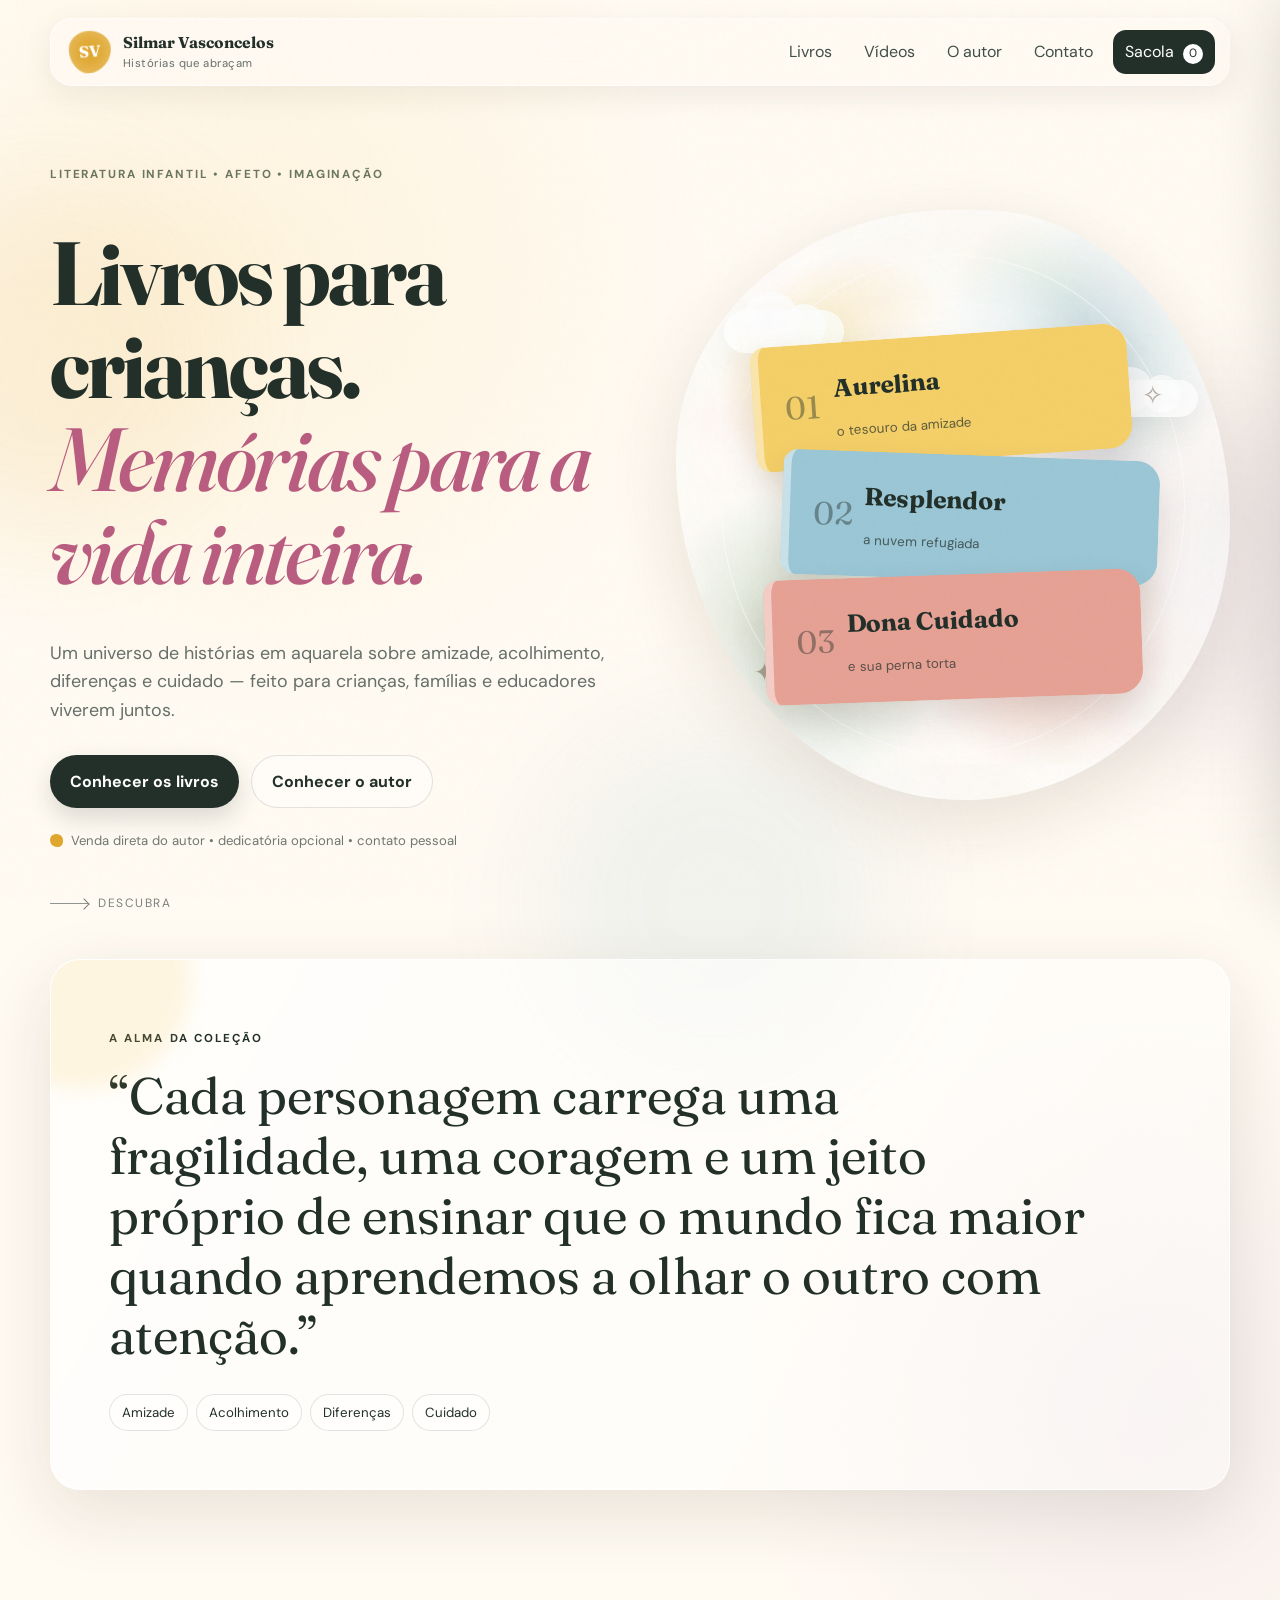
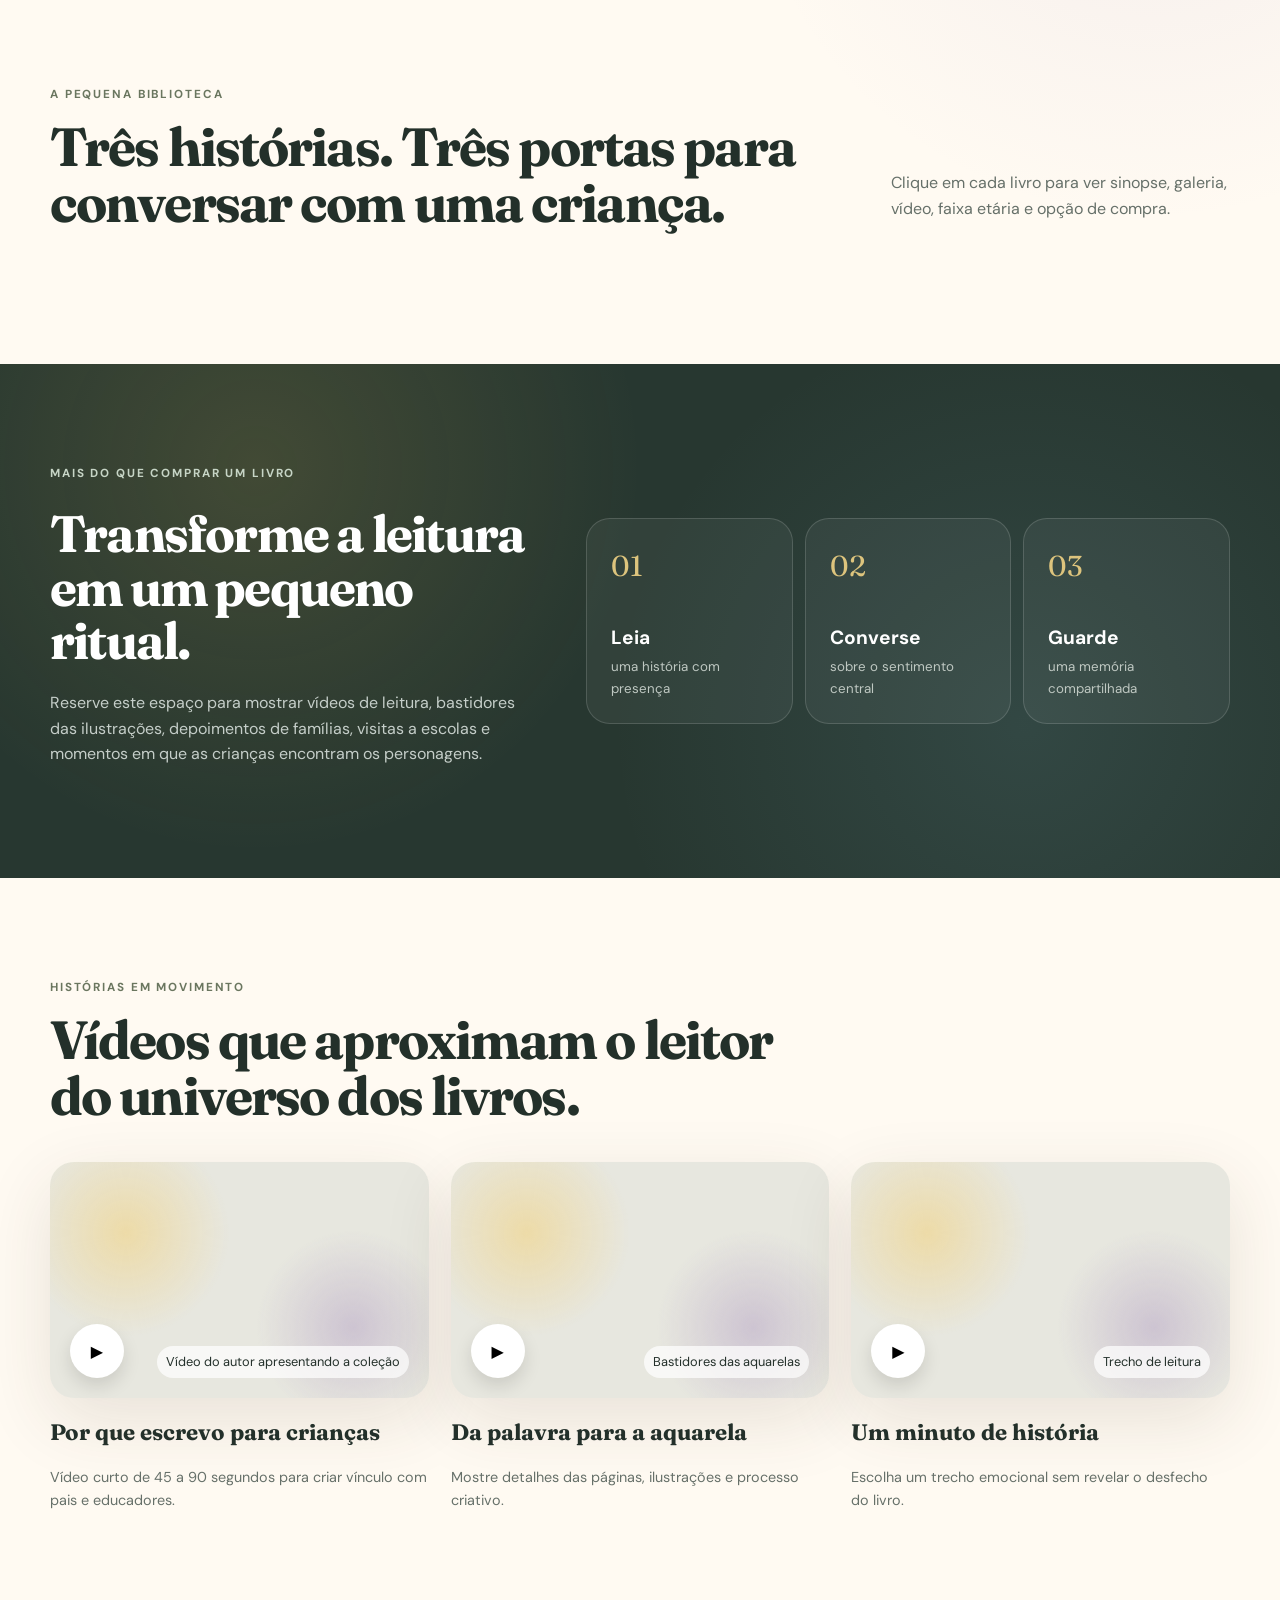
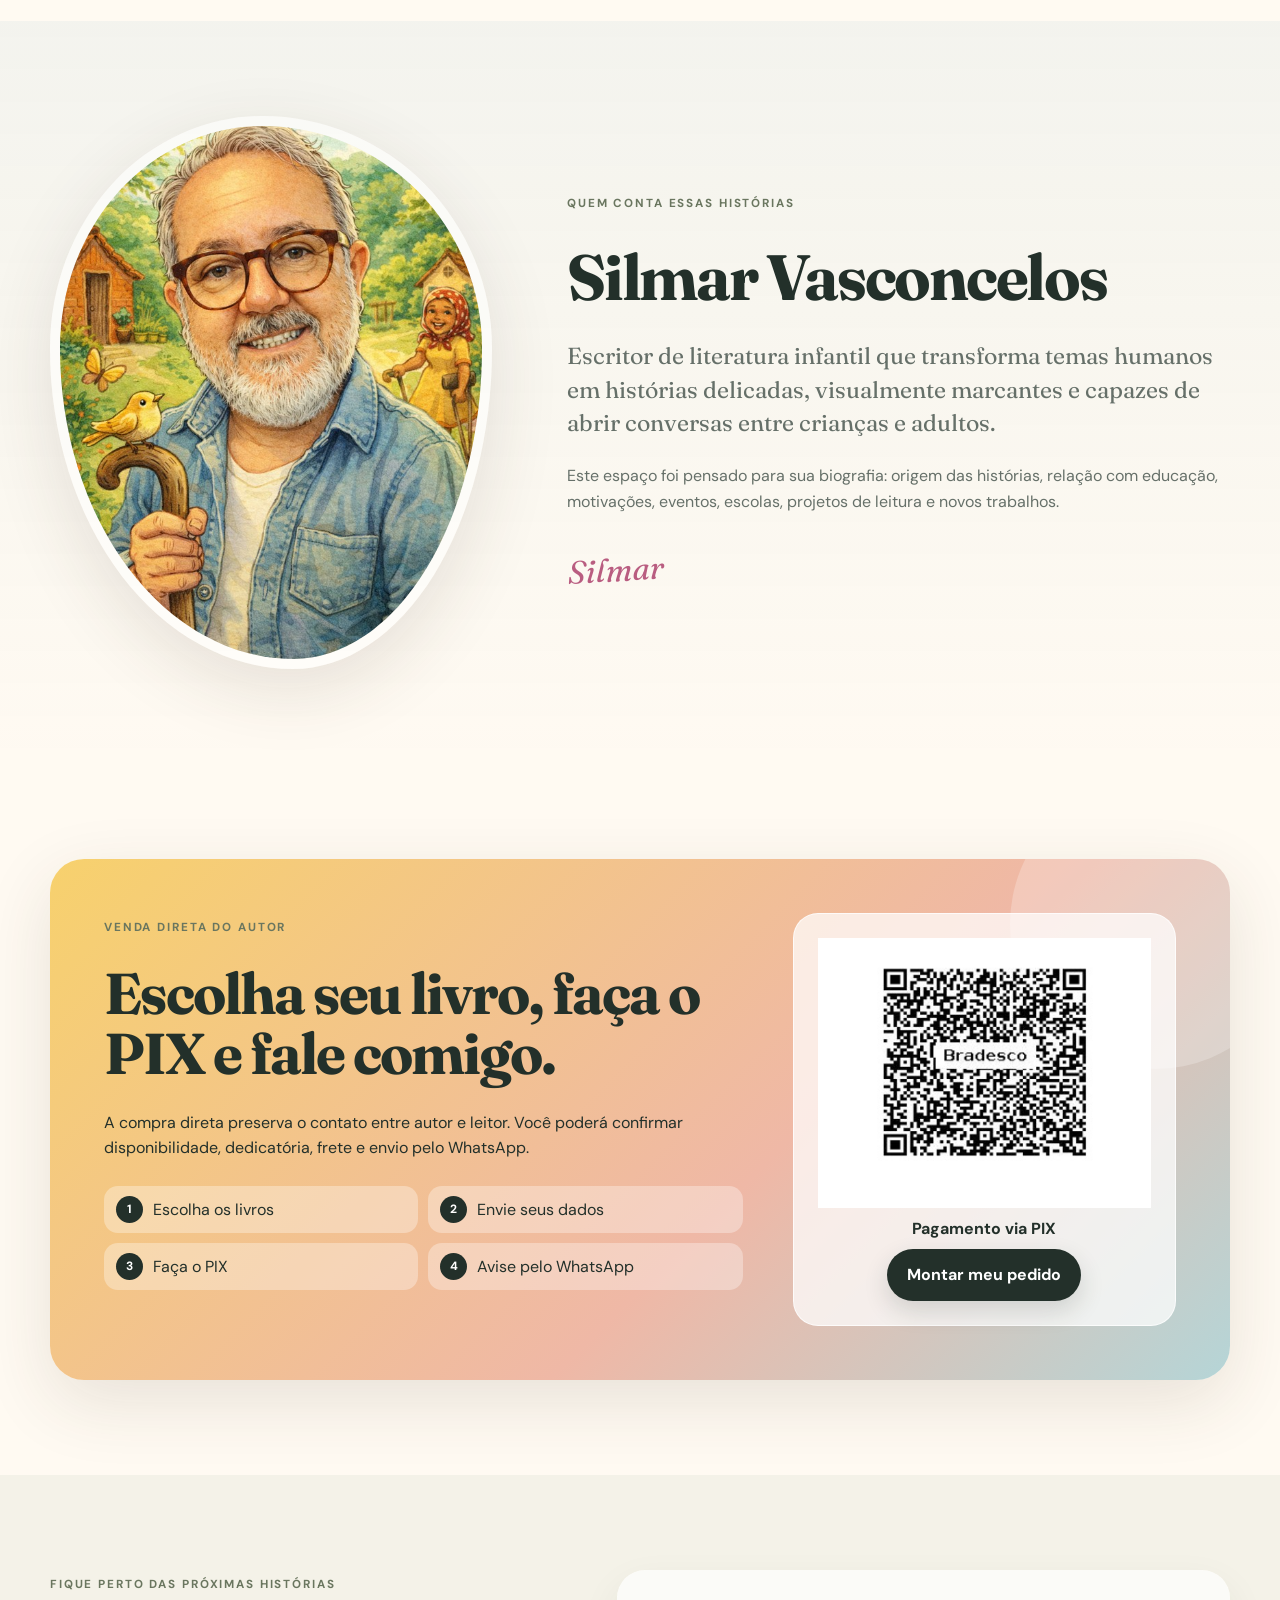
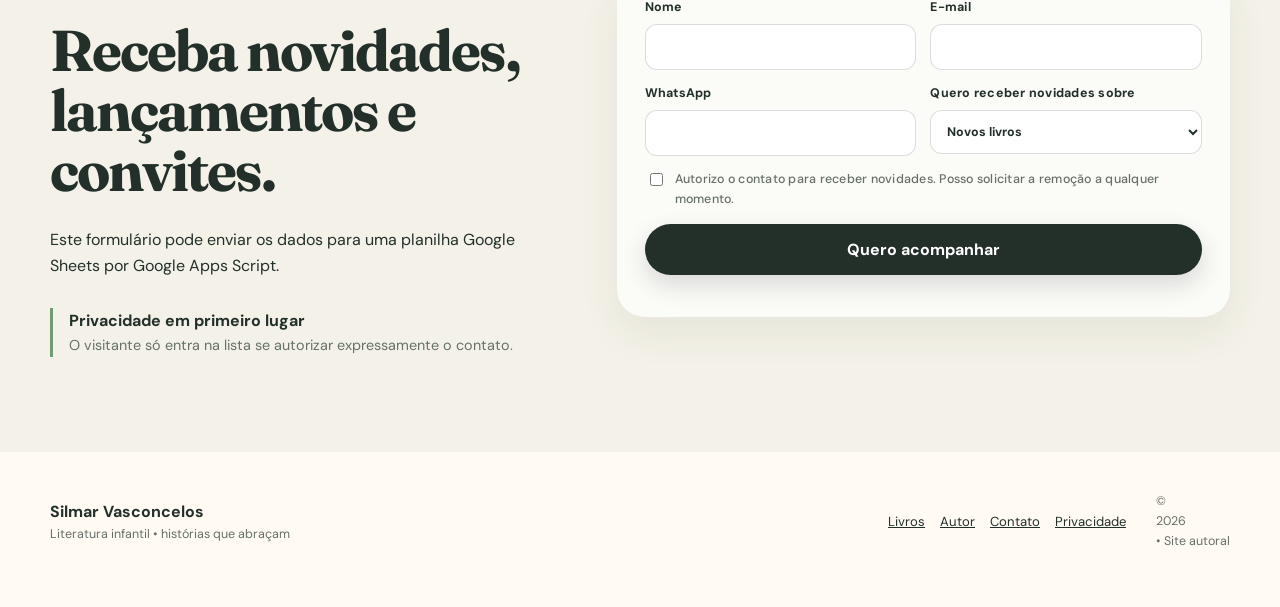
<file: index.html>
<!doctype html>
<html lang="pt-BR">
<head>
  <meta charset="utf-8">
  <meta name="viewport" content="width=device-width, initial-scale=1, viewport-fit=cover">
  <meta name="theme-color" content="#fff8ee">
  <meta name="description" content="Portfólio de livros infantis de Silmar Vasconcelos: histórias de amizade, acolhimento, cuidado e imaginação.">
  <title>Silmar Vasconcelos | Histórias que abraçam</title>

  <link rel="preconnect" href="https://fonts.googleapis.com">
  <link rel="preconnect" href="https://fonts.gstatic.com" crossorigin>
  <link href="https://fonts.googleapis.com/css2?family=DM+Sans:wght@400;500;600;700&family=Fraunces:opsz,wght@9..144,500;9..144,600;9..144,700&display=swap" rel="stylesheet">
  <link rel="stylesheet" href="css/style.css">
</head>
<body>
  <a class="skip-link" href="#conteudo">Pular para o conteúdo</a>

  <div class="paper-grain" aria-hidden="true"></div>
  <div class="watercolor-orb orb-a" aria-hidden="true"></div>
  <div class="watercolor-orb orb-b" aria-hidden="true"></div>
  <div class="watercolor-orb orb-c" aria-hidden="true"></div>

  <header class="site-header" id="topo">
    <a class="brand" href="#topo" aria-label="Página inicial">
      <span class="brand-mark">SV</span>
      <span>
        <strong>Silmar Vasconcelos</strong>
        <small>Histórias que abraçam</small>
      </span>
    </a>

    <button class="menu-toggle" aria-expanded="false" aria-controls="menu">Menu</button>

    <nav class="main-nav" id="menu" aria-label="Navegação principal">
      <a href="#livros">Livros</a>
      <a href="#videos">Vídeos</a>
      <a href="#autor">O autor</a>
      <a href="#contato">Contato</a>
      <button class="cart-button" id="openCart" aria-label="Abrir carrinho">
        Sacola <span id="cartCount">0</span>
      </button>
    </nav>
  </header>

  <main id="conteudo">
    <section class="hero">
      <div class="hero-copy reveal">
        <span class="eyebrow">Literatura infantil • afeto • imaginação</span>
        <h1>Livros para crianças.<br><em>Memórias para a vida inteira.</em></h1>
        <p>
          Um universo de histórias em aquarela sobre amizade, acolhimento, diferenças e cuidado —
          feito para crianças, famílias e educadores viverem juntos.
        </p>

        <div class="hero-actions">
          <a class="btn btn-primary" href="#livros">Conhecer os livros</a>
          <a class="btn btn-ghost" href="#autor">Conhecer o autor</a>
        </div>

        <div class="hero-note">
          <span class="paint-dot"></span>
          Venda direta do autor • dedicatória opcional • contato pessoal
        </div>
      </div>

      <div class="hero-art reveal" aria-label="Composição artística em aquarela inspirada nos personagens">
        <div class="sun-wash"></div>
        <div class="cloud cloud-1"></div>
        <div class="cloud cloud-2"></div>
        <div class="floating-feather feather-1">✦</div>
        <div class="floating-feather feather-2">✧</div>
        <div class="book-stack">
          <article class="mini-book aurelina">
            <span>01</span>
            <strong>Aurelina</strong>
            <small>o tesouro da amizade</small>
          </article>
          <article class="mini-book resplendor">
            <span>02</span>
            <strong>Resplendor</strong>
            <small>a nuvem refugiada</small>
          </article>
          <article class="mini-book cuidado">
            <span>03</span>
            <strong>Dona Cuidado</strong>
            <small>e sua perna torta</small>
          </article>
        </div>
      </div>

      <a class="scroll-cue" href="#livros" aria-label="Role para ver os livros">
        <span></span> descubra
      </a>
    </section>

    <section class="manifesto section-shell">
      <div class="manifesto-card reveal">
        <p class="kicker">A alma da coleção</p>
        <blockquote>
          “Cada personagem carrega uma fragilidade, uma coragem e um jeito próprio de ensinar
          que o mundo fica maior quando aprendemos a olhar o outro com atenção.”
        </blockquote>
        <div class="story-pillars">
          <span>Amizade</span><span>Acolhimento</span><span>Diferenças</span><span>Cuidado</span>
        </div>
      </div>
    </section>

    <section class="books-section section-shell" id="livros">
      <div class="section-heading reveal">
        <div>
          <span class="eyebrow">A pequena biblioteca</span>
          <h2>Três histórias. Três portas para conversar com uma criança.</h2>
        </div>
        <p>
          Clique em cada livro para ver sinopse, galeria, vídeo, faixa etária e opção de compra.
        </p>
      </div>

      <div class="books-grid" id="booksGrid"></div>
    </section>

    <section class="experience-band">
      <div class="section-shell experience-grid">
        <div class="reveal">
          <span class="eyebrow">Mais do que comprar um livro</span>
          <h2>Transforme a leitura em um pequeno ritual.</h2>
          <p>
            Reserve este espaço para mostrar vídeos de leitura, bastidores das ilustrações, depoimentos
            de famílias, visitas a escolas e momentos em que as crianças encontram os personagens.
          </p>
        </div>
        <div class="experience-cards reveal">
          <div><span>01</span><strong>Leia</strong><small>uma história com presença</small></div>
          <div><span>02</span><strong>Converse</strong><small>sobre o sentimento central</small></div>
          <div><span>03</span><strong>Guarde</strong><small>uma memória compartilhada</small></div>
        </div>
      </div>
    </section>

    <section class="videos-section section-shell" id="videos">
      <div class="section-heading reveal">
        <div>
          <span class="eyebrow">Histórias em movimento</span>
          <h2>Vídeos que aproximam o leitor do universo dos livros.</h2>
        </div>
      </div>

      <div class="video-grid">
        <article class="video-card reveal">
          <div class="video-placeholder" data-video="apresentacao">
            <button aria-label="Reproduzir vídeo de apresentação">▶</button>
            <span>Vídeo do autor apresentando a coleção</span>
          </div>
          <h3>Por que escrevo para crianças</h3>
          <p>Vídeo curto de 45 a 90 segundos para criar vínculo com pais e educadores.</p>
        </article>

        <article class="video-card reveal">
          <div class="video-placeholder" data-video="bastidores">
            <button aria-label="Reproduzir vídeo de bastidores">▶</button>
            <span>Bastidores das aquarelas</span>
          </div>
          <h3>Da palavra para a aquarela</h3>
          <p>Mostre detalhes das páginas, ilustrações e processo criativo.</p>
        </article>

        <article class="video-card reveal">
          <div class="video-placeholder" data-video="leitura">
            <button aria-label="Reproduzir trecho de leitura">▶</button>
            <span>Trecho de leitura</span>
          </div>
          <h3>Um minuto de história</h3>
          <p>Escolha um trecho emocional sem revelar o desfecho do livro.</p>
        </article>
      </div>
    </section>

    <section class="author-section" id="autor">
      <div class="section-shell author-grid">
        <div class="author-photo reveal">
          <img src="assets/images/autor.jpg"  alt="Silmar Vasconcelos, escritor de literatura infantil" class="author-image">
        </div>

        <div class="author-copy reveal">
          <span class="eyebrow">Quem conta essas histórias</span>
          <h2>Silmar Vasconcelos</h2>
          <p class="lead">
            Escritor de literatura infantil que transforma temas humanos em histórias delicadas,
            visualmente marcantes e capazes de abrir conversas entre crianças e adultos.
          </p>
          <p>
            Este espaço foi pensado para sua biografia: origem das histórias, relação com educação,
            motivações, eventos, escolas, projetos de leitura e novos trabalhos.
          </p>
          <div class="signature">Silmar</div>
        </div>
      </div>
    </section>

    <section class="buy-section section-shell" id="comprar">
      <div class="buy-panel reveal">
        <div>
          <span class="eyebrow">Venda direta do autor</span>
          <h2>Escolha seu livro, faça o PIX e fale comigo.</h2>
          <p>
            A compra direta preserva o contato entre autor e leitor. Você poderá confirmar disponibilidade,
            dedicatória, frete e envio pelo WhatsApp.
          </p>

          <div class="buy-steps">
            <span><b>1</b> Escolha os livros</span>
            <span><b>2</b> Envie seus dados</span>
            <span><b>3</b> Faça o PIX</span>
            <span><b>4</b> Avise pelo WhatsApp</span>
          </div>
        </div>

        <div class="pix-card">          
            <img src="assets/images/QRCode_Pix.jpg" >          
          <strong>Pagamento via PIX</strong>
          <button class="btn btn-primary" id="openCartFromPix">Montar meu pedido</button>
        </div>
      </div>
    </section>

    <section class="contact-section" id="contato">
      <div class="section-shell contact-grid">
        <div class="reveal">
          <span class="eyebrow">Fique perto das próximas histórias</span>
          <h2>Receba novidades, lançamentos e convites.</h2>
          <p>
            Este formulário pode enviar os dados para uma planilha Google Sheets por Google Apps Script.
          </p>
          <div class="contact-note">
            <strong>Privacidade em primeiro lugar</strong>
            <span>O visitante só entra na lista se autorizar expressamente o contato.</span>
          </div>
        </div>

        <form class="contact-form reveal" id="leadForm">
          <label>Nome     <input type="text" name="nome" autocomplete="name" required> </label>
          <label>E-mail   <input type="email" name="email" autocomplete="email" required></label>
          <label>WhatsApp <input type="tel" name="whatsapp" autocomplete="tel"></label>
          <label>Quero receber novidades sobre
            <select name="interesse">
              <option>Novos livros</option>
              <option>Eventos e lançamentos</option>
              <option>Visitas a escolas</option>
              <option>Todos os assuntos</option>
            </select>
          </label>
          <label class="consent">
            <input type="checkbox" name="consentimento" required>
            <span>Autorizo o contato para receber novidades. Posso solicitar a remoção a qualquer momento.</span>
          </label>
          <button class="btn btn-primary" type="submit">Quero acompanhar</button>
          <p class="form-status" id="formStatus" role="status"></p>
        </form>
      </div>
    </section>
  </main>

  <aside class="cart-drawer" id="cartDrawer" aria-hidden="true" aria-labelledby="cartTitle">
    <div class="cart-head">
      <div>
        <span class="eyebrow">Venda direta</span>
        <h2 id="cartTitle">Sua sacola</h2>
      </div>
      <button class="icon-button" id="closeCart" aria-label="Fechar carrinho">×</button>
    </div>

    <div id="cartItems" class="cart-items"></div>

    <div class="cart-total">
      <span>Total dos livros</span>
      <strong id="cartTotal">R$ 0,00</strong>
      <small>Frete será combinado diretamente com o autor.</small>
    </div>

    <form id="orderForm" class="order-form">
      <h3>Dados para o pedido</h3>
      <label class="full-field">Nome completo <input name="nome"  required autocomplete="name" placeholder="Nome e sobrenome"></label>
      <label>E-mail      <input name="email" type="email" required autocomplete="email"></label>
      <label>WhatsApp    <input name="whatsapp" required autocomplete="tel"></label>
      <label class="full-field"> Rua / Avenida <input name="logradouro" required autocomplete="address-line1" placeholder="Rua, Avenida, Alameda..."></label>
      <label>Número      <input name="numero" required inputmode="numeric"></label>
      <label>Complemento <input name="complemento" autocomplete="address-line2" placeholder="Apto, bloco, casa..."></label>
      <label>Bairro      <input name="bairro" required></label>
      <label> CEP        <input name="cep" required autocomplete="postal-code" placeholder="00000-000"></label>
      <label>Cidade      <input name="cidade" required autocomplete="address-level2"></label>
      <label>UF       
        <select id="UF" name="uf">
          <option value="">Selecione</option>
          <option value="AC">Acre</option>
          <option value="AL">Alagoas</option>
          <option value="AP">Amapá</option>
          <option value="AM">Amazonas</option>
          <option value="BA">Bahia</option>
          <option value="CE">Ceará</option>
          <option value="DF">Distrito Federal</option>
          <option value="ES">Espirito Santo</option>
          <option value="GO">Goiás</option>
          <option value="MA">Maranhão</option>
          <option value="MS">Mato Grosso do Sul</option>
          <option value="MT">Mato Grosso</option>
          <option value="MG">Minas Gerais</option>
          <option value="PA">Pará</option>
          <option value="PB">Paraíba</option>
          <option value="PR">Paraná</option>
          <option value="PE">Pernambuco</option>
          <option value="PI">Piauí</option>
          <option value="RJ">Rio de Janeiro</option>
          <option value="RN">Rio Grande do Norte</option>
          <option value="RS">Rio Grande do Sul</option>
          <option value="RO">Rondônia</option>
          <option value="RR">Roraima</option>
          <option value="SC">Santa Catarina</option>
          <option value="SP">São Paulo</option>
          <option value="SE">Sergipe</option>
          <option value="TO">Tocantins</option>
        </select>
      </label>
      <label class="consent">
        <input type="checkbox" name="consentimento" required>
        <span>Autorizo o uso destes dados exclusivamente para contato sobre este pedido.</span>
      </label>
      <button class="btn btn-primary" type="submit">Gerar instruções de pagamento</button>
    </form>

    <div class="payment-box" id="paymentBox" hidden>
      <h3>Pedido preparado ✨</h3>
      <p id="orderNumber"></p>     
        <div class="pix-card">       
            <img src="assets/images/QRCode_Pix.jpg" >
        </div>
      <p>Faça o pagamento e depois use o botão abaixo para avisar o autor.</p>
      <a class="btn btn-whatsapp" id="whatsappPayment" target="_blank" rel="noopener">Avisar pagamento pelo WhatsApp</a>
    </div>
  </aside>
  <div class="drawer-backdrop" id="drawerBackdrop" hidden></div>

  <div class="modal" id="bookModal" aria-hidden="true">
    <div class="modal-dialog" role="dialog" aria-modal="true" aria-labelledby="modalTitle">
      <button class="icon-button modal-close" id="closeModal" aria-label="Fechar">×</button>
      <div id="modalContent"></div>
    </div>
  </div>

  <footer class="site-footer">
    <div>
      <strong>Silmar Vasconcelos</strong>
      <span>Literatura infantil • histórias que abraçam</span>
    </div>
    <div class="footer-links">
      <a href="#livros">Livros</a>
      <a href="#autor">Autor</a>
      <a href="#contato">Contato</a>
      <a href="#privacidade" id="privacyLink">Privacidade</a>
    </div>
    <small>© <span id="year"></span> • Site autoral</small>
  </footer>

  <script src="js/config.js"></script>
  <script src="js/books.js"></script>
  <script src="js/app.js"></script>
</body>
</html>
</file>
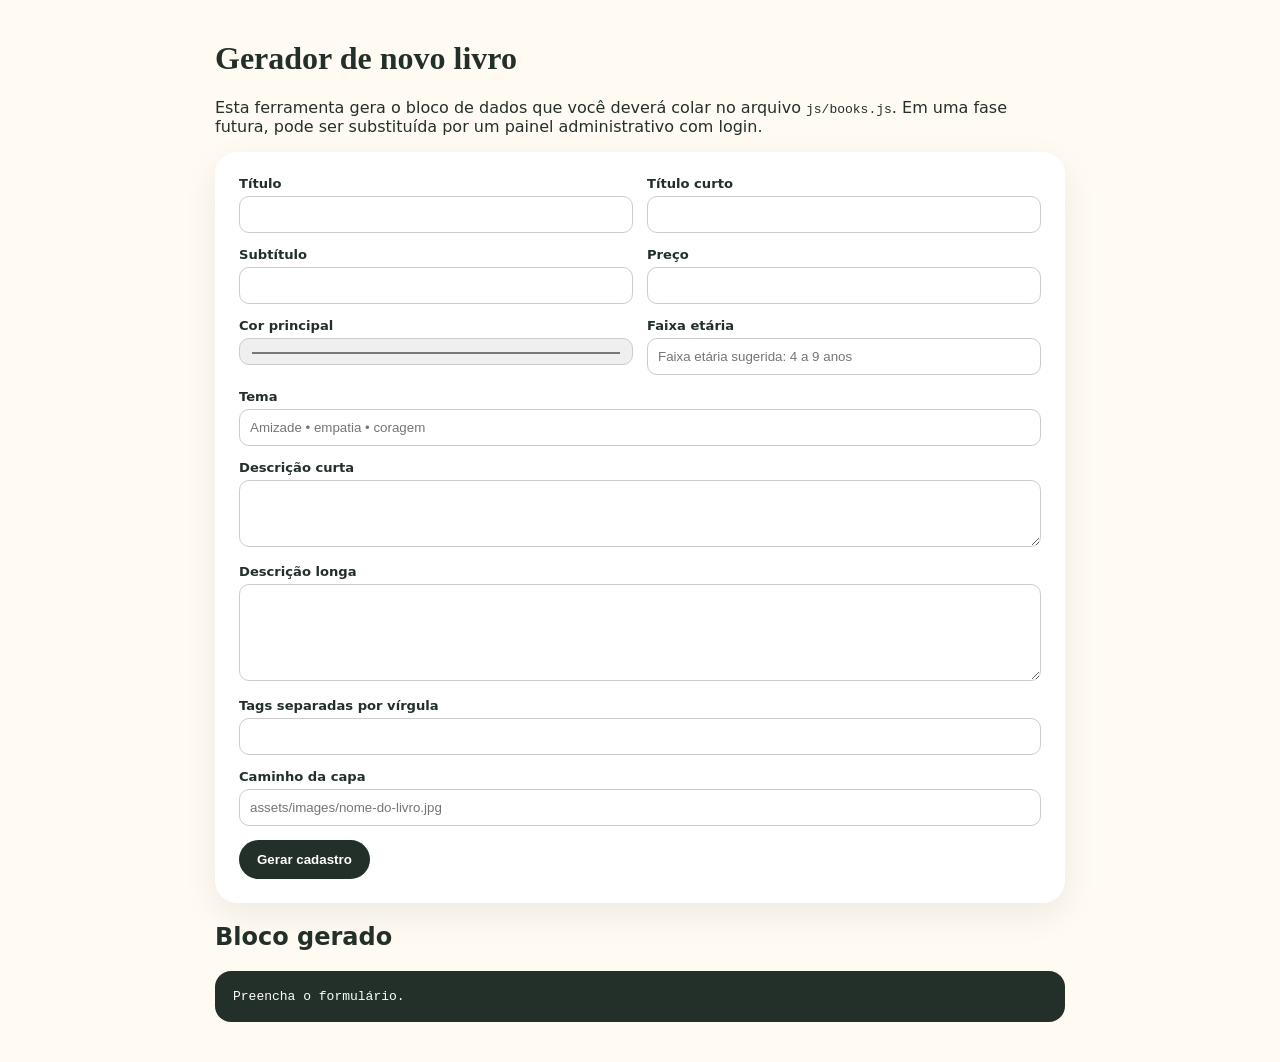
<file: admin.html>
<!doctype html>
<html lang="pt-BR">
<head>
  <meta charset="utf-8">
  <meta name="viewport" content="width=device-width, initial-scale=1">
  <title>Gerador de cadastro de livro</title>
  <style>
    body{font-family:system-ui;max-width:850px;margin:40px auto;padding:0 20px;background:#fffaf2;color:#23302a}
    h1{font-family:Georgia,serif}form{display:grid;grid-template-columns:1fr 1fr;gap:14px;background:white;padding:24px;border-radius:22px;box-shadow:0 12px 35px #00000012}
    label{font-size:.82rem;font-weight:700}input,textarea{width:100%;box-sizing:border-box;padding:10px;border:1px solid #ccc;border-radius:10px;margin-top:5px}
    .full{grid-column:1/-1}button{padding:12px 18px;border:0;border-radius:999px;background:#23302a;color:white;font-weight:700;cursor:pointer}
    pre{white-space:pre-wrap;background:#23302a;color:white;padding:18px;border-radius:16px;overflow:auto}
  </style>
</head>
<body>
  <h1>Gerador de novo livro</h1>
  <p>Esta ferramenta gera o bloco de dados que você deverá colar no arquivo <code>js/books.js</code>. Em uma fase futura, pode ser substituída por um painel administrativo com login.</p>
  <form id="f">
    <label>Título<input name="title" required></label>
    <label>Título curto<input name="shortTitle" required></label>
    <label>Subtítulo<input name="subtitle"></label>
    <label>Preço<input name="price" type="number" step=".01" required></label>
    <label>Cor principal<input name="color" type="color" value="#f3cb63"></label>
    <label>Faixa etária<input name="age" placeholder="Faixa etária sugerida: 4 a 9 anos"></label>
    <label class="full">Tema<input name="theme" placeholder="Amizade • empatia • coragem"></label>
    <label class="full">Descrição curta<textarea name="description" rows="3"></textarea></label>
    <label class="full">Descrição longa<textarea name="longDescription" rows="5"></textarea></label>
    <label class="full">Tags separadas por vírgula<input name="tags"></label>
    <label class="full">Caminho da capa<input name="cover" placeholder="assets/images/nome-do-livro.jpg"></label>
    <div class="full"><button>Gerar cadastro</button></div>
  </form>
  <h2>Bloco gerado</h2>
  <pre id="out">Preencha o formulário.</pre>
  <script>
    document.getElementById("f").addEventListener("submit", e=>{
      e.preventDefault();
      const d=Object.fromEntries(new FormData(e.currentTarget).entries());
      const obj={
        id:d.shortTitle.toLowerCase().normalize("NFD").replace(/[\u0300-\u036f]/g,"").replace(/[^a-z0-9]+/g,"-").replace(/^-|-$/g,""),
        title:d.title, shortTitle:d.shortTitle, subtitle:d.subtitle,
        theme:d.theme, age:d.age, price:Number(d.price), color:d.color,
        description:d.description,longDescription:d.longDescription,
        tags:d.tags.split(",").map(x=>x.trim()).filter(Boolean),cover:d.cover
      };
      document.getElementById("out").textContent=JSON.stringify(obj,null,2)+",";
    });
  </script>
</body>
</html>
</file>
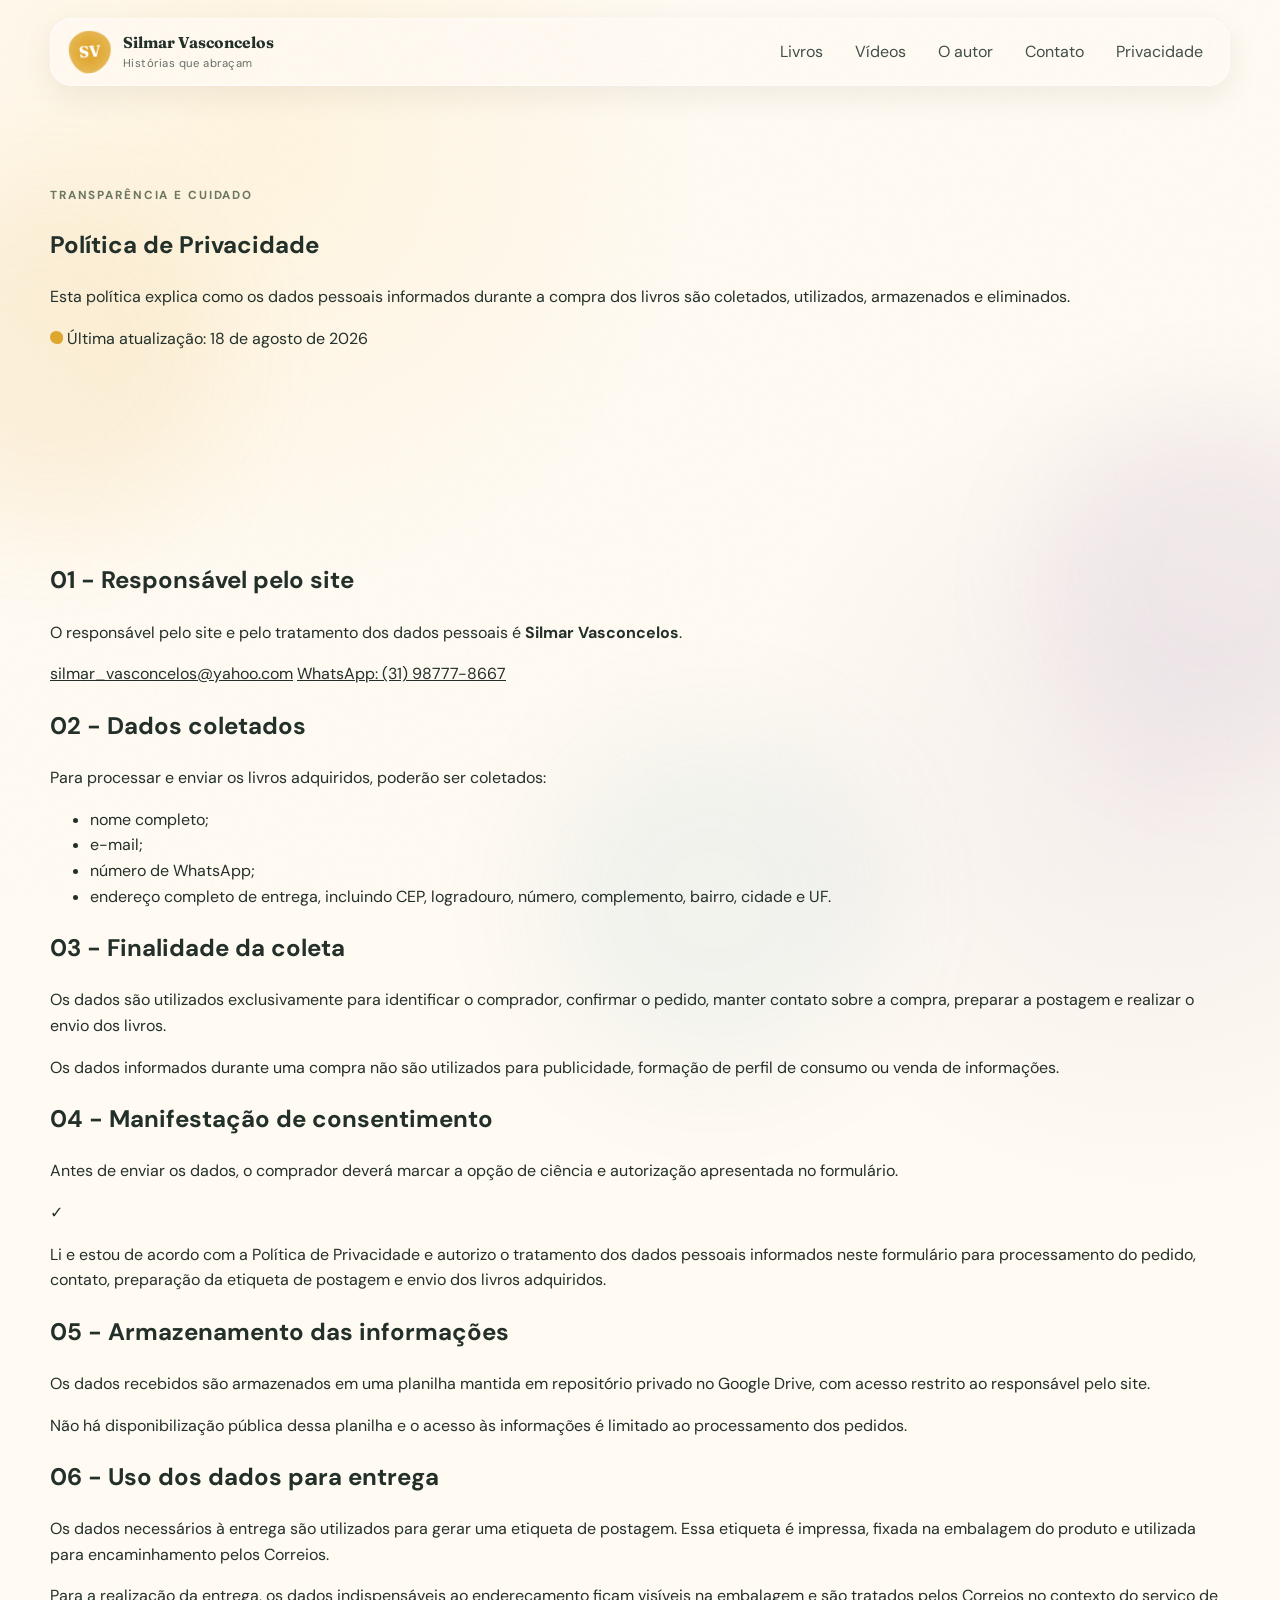
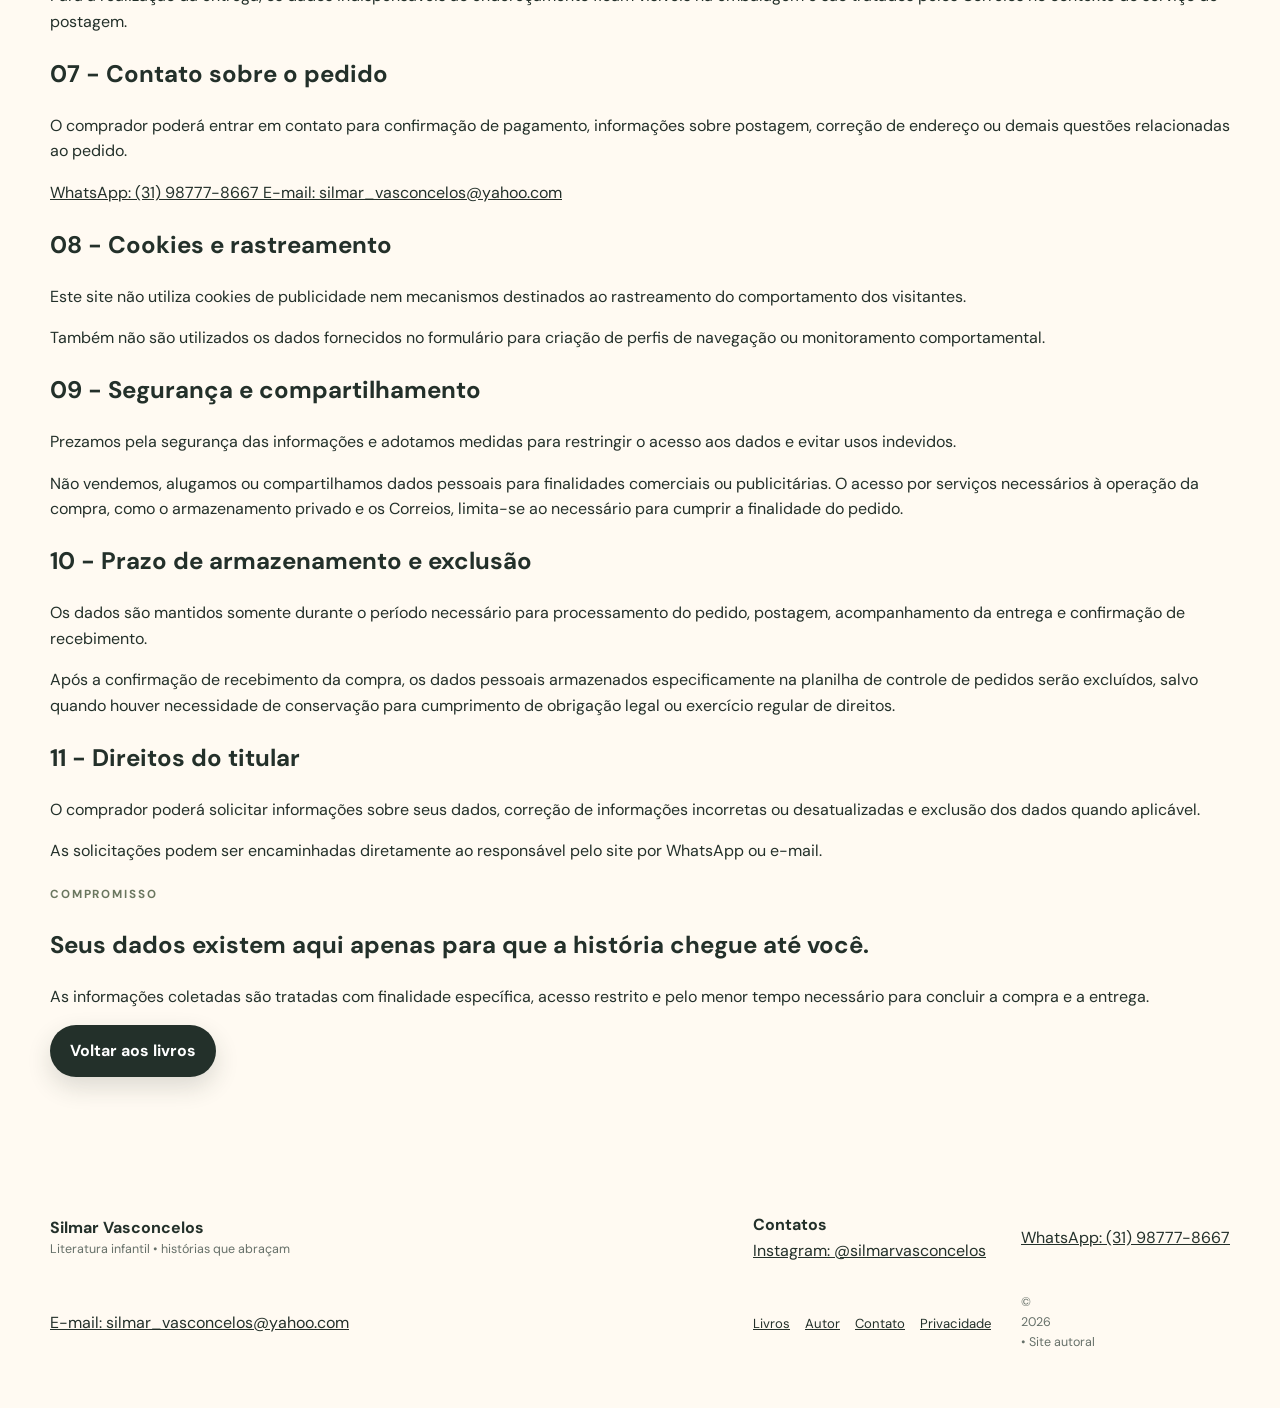
<file: privacidade.html>
<!doctype html>
<html lang="pt-BR">
<head>
  <meta charset="utf-8">
  <meta name="viewport" content="width=device-width, initial-scale=1, viewport-fit=cover">
  <meta name="theme-color" content="#fff8ee">
  <meta name="description" content="Política de Privacidade do site de Silmar Vasconcelos.">
  <title>Política de Privacidade | Silmar Vasconcelos</title>
  <link rel="preconnect" href="https://fonts.googleapis.com">
  <link rel="preconnect" href="https://fonts.gstatic.com" crossorigin>
  <link href="https://fonts.googleapis.com/css2?family=DM+Sans:wght@400;500;600;700&family=Fraunces:opsz,wght@9..144,500;9..144,600;9..144,700&display=swap" rel="stylesheet">
  <link rel="stylesheet" href="css/style.css">
</head>
<body>
  <a class="skip-link" href="#conteudo">Pular para o conteúdo</a>

  <div class="paper-grain" aria-hidden="true"></div>
  <div class="watercolor-orb orb-a" aria-hidden="true"></div>
  <div class="watercolor-orb orb-b" aria-hidden="true"></div>
  <div class="watercolor-orb orb-c" aria-hidden="true"></div>

  <header class="site-header" id="topo">
    <a class="brand" href="index.html" aria-label="Página inicial">
      <span class="brand-mark">SV</span>
      <span>
        <strong>Silmar Vasconcelos</strong>
        <small>Histórias que abraçam</small>
      </span>
    </a>

    <button class="menu-toggle" aria-expanded="false" aria-controls="menu">Menu</button>

    <nav class="main-nav" id="menu" aria-label="Navegação principal">
      <a href="index.html#livros">Livros</a>
      <a href="index.html#videos">Vídeos</a>
      <a href="index.html#autor">O autor</a>
      <a href="index.html#contato">Contato</a>
      <a class="active-page" href="privacidade.html" aria-current="page">Privacidade</a>
    </nav>
  </header>

  <main id="conteudo">
    <section class="privacy-hero section-shell">
      <div class="privacy-hero-card reveal">
        <span class="eyebrow">Transparência e cuidado</span>
        <h1>Política de Privacidade</h1>
        <p>
          Esta política explica como os dados pessoais informados durante a compra dos livros
          são coletados, utilizados, armazenados e eliminados.
        </p>
        <div class="privacy-badge">
          <span class="paint-dot"></span>
          Última atualização: 18 de agosto de 2026
        </div>
      </div>
    </section>

    <section class="privacy-section section-shell">
      <article class="privacy-document reveal">

        <section class="privacy-block">
          <div>
            <h2>01 - Responsável pelo site</h2>
            <p>
              O responsável pelo site e pelo tratamento dos dados pessoais é
              <strong>Silmar Vasconcelos</strong>.
            </p>
            <div class="privacy-contact-box">
              <a href="mailto:silmar_vasconcelos@yahoo.com">silmar_vasconcelos@yahoo.com</a>
              <a href="https://wa.me/5531987778667" target="_blank" rel="noopener noreferrer">
                WhatsApp: (31) 98777-8667
              </a>
            </div>
          </div>
        </section>

        <section class="privacy-block">
          <div>
            <h2>02 - Dados coletados</h2>
            <p>Para processar e enviar os livros adquiridos, poderão ser coletados:</p>
            <ul>
              <li>nome completo;</li>
              <li>e-mail;</li>
              <li>número de WhatsApp;</li>
              <li>endereço completo de entrega, incluindo CEP, logradouro, número, complemento, bairro, cidade e UF.</li>
            </ul>
          </div>
        </section>

        <section class="privacy-block">
          <div>
            <h2>03 - Finalidade da coleta</h2>
            <p>
              Os dados são utilizados exclusivamente para identificar o comprador, confirmar o pedido,
              manter contato sobre a compra, preparar a postagem e realizar o envio dos livros.
            </p>
            <p>
              Os dados informados durante uma compra não são utilizados para publicidade,
              formação de perfil de consumo ou venda de informações.
            </p>
          </div>
        </section>

        <section class="privacy-block privacy-highlight">
          <div>
            <h2>04 - Manifestação de consentimento</h2>
            <p>
              Antes de enviar os dados, o comprador deverá marcar a opção de ciência e autorização
              apresentada no formulário.
            </p>

            <div class="consent-example">
              <span class="fake-checkbox">✓</span>
              <p>
                Li e estou de acordo com a Política de Privacidade e autorizo o tratamento dos dados
                pessoais informados neste formulário para processamento do pedido, contato,
                preparação da etiqueta de postagem e envio dos livros adquiridos.
              </p>
            </div>
          </div>
        </section>

        <section class="privacy-block">
          <div>
            <h2>05 - Armazenamento das informações</h2>
            <p>
              Os dados recebidos são armazenados em uma planilha mantida em repositório privado
              no Google Drive, com acesso restrito ao responsável pelo site.
            </p>
            <p>
              Não há disponibilização pública dessa planilha e o acesso às informações é limitado
              ao processamento dos pedidos.
            </p>
          </div>
        </section>

        <section class="privacy-block">
          <div>
            <h2>06 - Uso dos dados para entrega</h2>
            <p>
              Os dados necessários à entrega são utilizados para gerar uma etiqueta de postagem.
              Essa etiqueta é impressa, fixada na embalagem do produto e utilizada para
              encaminhamento pelos Correios.
            </p>
            <p>
              Para a realização da entrega, os dados indispensáveis ao endereçamento ficam visíveis
              na embalagem e são tratados pelos Correios no contexto do serviço de postagem.
            </p>
          </div>
        </section>

        <section class="privacy-block">
          <div>
            <h2>07 - Contato sobre o pedido</h2>
            <p>
              O comprador poderá entrar em contato para confirmação de pagamento, informações sobre
              postagem, correção de endereço ou demais questões relacionadas ao pedido.
            </p>
            <div class="privacy-contact-box">
              <a href="https://wa.me/5531987778667" target="_blank" rel="noopener noreferrer">
                WhatsApp: (31) 98777-8667
              </a>
              <a href="mailto:silmar_vasconcelos@yahoo.com">
                E-mail: silmar_vasconcelos@yahoo.com
              </a>
            </div>
          </div>
        </section>

        <section class="privacy-block">
          <div>
            <h2>08 - Cookies e rastreamento</h2>
            <p>
              Este site não utiliza cookies de publicidade nem mecanismos destinados ao rastreamento
              do comportamento dos visitantes.
            </p>
            <p>
              Também não são utilizados os dados fornecidos no formulário para criação de perfis
              de navegação ou monitoramento comportamental.
            </p>
          </div>
        </section>

        <section class="privacy-block">
          <div>
            <h2>09 - Segurança e compartilhamento</h2>
            <p>
              Prezamos pela segurança das informações e adotamos medidas para restringir o acesso
              aos dados e evitar usos indevidos.
            </p>
            <p>
              Não vendemos, alugamos ou compartilhamos dados pessoais para finalidades comerciais
              ou publicitárias. O acesso por serviços necessários à operação da compra, como o
              armazenamento privado e os Correios, limita-se ao necessário para cumprir a finalidade
              do pedido.
            </p>
          </div>
        </section>

        <section class="privacy-block">
          <div>
            <h2>10 - Prazo de armazenamento e exclusão</h2>
            <p>
              Os dados são mantidos somente durante o período necessário para processamento do pedido,
              postagem, acompanhamento da entrega e confirmação de recebimento.
            </p>
            <p>
              Após a confirmação de recebimento da compra, os dados pessoais armazenados especificamente
              na planilha de controle de pedidos serão excluídos, salvo quando houver necessidade de
              conservação para cumprimento de obrigação legal ou exercício regular de direitos.
            </p>
          </div>
        </section>

        <section class="privacy-block">
          <div>
            <h2>11 - Direitos do titular</h2>
            <p>
              O comprador poderá solicitar informações sobre seus dados, correção de informações
              incorretas ou desatualizadas e exclusão dos dados quando aplicável.
            </p>
            <p>
              As solicitações podem ser encaminhadas diretamente ao responsável pelo site por
              WhatsApp ou e-mail.
            </p>
          </div>
        </section>

        <section class="privacy-final-note">
          <span class="eyebrow">Compromisso</span>
          <h2>Seus dados existem aqui apenas para que a história chegue até você.</h2>
          <p>
            As informações coletadas são tratadas com finalidade específica, acesso restrito e pelo
            menor tempo necessário para concluir a compra e a entrega.
          </p>
          <a class="btn btn-primary" href="index.html#livros">Voltar aos livros</a>
        </section>

      </article>
    </section>
  </main>

  <footer class="site-footer">
    <div class="footer-brand">
      <strong>Silmar Vasconcelos</strong>
      <span>Literatura infantil • histórias que abraçam</span>
    </div>

    <div class="footer-contact">
      <strong>Contatos</strong>
      <a href="https://www.instagram.com/silmarvasconcelos"
         target="_blank" rel="noopener noreferrer">
        Instagram: @silmarvasconcelos
      </a>
    </div>
    <div class="footer-contact">
      <a href="https://wa.me/5531987778667"
         target="_blank" rel="noopener noreferrer">
        WhatsApp: (31) 98777-8667
      </a>
    </div>
    <div class="footer-contact">
      <a href="mailto:silmar_vasconcelos@yahoo.com">
        E-mail: silmar_vasconcelos@yahoo.com
      </a>
    </div>

    <div class="footer-links">
      <a href="index.html#livros">Livros</a>
      <a href="index.html#autor">Autor</a>
      <a href="index.html#contato">Contato</a>
      <a href="privacidade.html" aria-current="page">Privacidade</a>
    </div>

    <small class="footer-copy">© <span id="year"></span> • Site autoral</small>
  </footer>

  <script>
    document.getElementById("year").textContent = new Date().getFullYear();

    const toggle = document.querySelector(".menu-toggle");
    const nav = document.getElementById("menu");
    if (toggle && nav) {
      toggle.addEventListener("click", () => {
        const open = nav.classList.toggle("open");
        toggle.setAttribute("aria-expanded", String(open));
      });
    }

    const reveals = document.querySelectorAll(".reveal");
    if ("IntersectionObserver" in window) {
      const io = new IntersectionObserver(entries => {
        entries.forEach(entry => {
          if (entry.isIntersecting) {
            entry.target.classList.add("visible");
            io.unobserve(entry.target);
          }
        });
      }, { threshold: 0.08 });
      reveals.forEach(el => io.observe(el));
    } else {
      reveals.forEach(el => el.classList.add("visible"));
    }
  </script>
</body>
</html>
</file>
<file: css/style.css>
/* =========================================================
   PORTFÓLIO INFANTIL — aquarela editorial contemporânea
   ========================================================= */
:root{
  --paper:#fffaf2;
  --ink:#23302a;
  --muted:#667069;
  --line:rgba(35,48,42,.13);
  --white:#fff;
  --gold:#e0a72e;
  --sun:#f6c955;
  --leaf:#6f9b75;
  --sky:#7fb6c7;
  --lavender:#9b80b7;
  --coral:#df7f6e;
  --berry:#b95d80;
  --shadow:0 22px 70px rgba(67,52,33,.12);
  --radius:30px;
  --serif:"Fraunces", Georgia, serif;
  --sans:"DM Sans", system-ui, -apple-system, sans-serif;
}

*{box-sizing:border-box}
html{scroll-behavior:smooth}
body{
  margin:0;
  color:var(--ink);
  background:
    radial-gradient(circle at 20% 5%, rgba(246,201,85,.13), transparent 28rem),
    radial-gradient(circle at 90% 26%, rgba(155,128,183,.10), transparent 26rem),
    var(--paper);
  font-family:var(--sans);
  line-height:1.6;
  overflow-x:hidden;
}
button,input,select{font:inherit}
button,a{touch-action:manipulation}
a{color:inherit}
img{max-width:100%;display:block}
.skip-link{position:absolute;left:-999px;top:0}
.skip-link:focus{left:12px;top:12px;background:#fff;padding:10px 14px;border-radius:10px;z-index:1000}

.paper-grain{
  position:fixed;inset:0;pointer-events:none;z-index:999;
  opacity:.18;mix-blend-mode:multiply;
  background-image:url("data:image/svg+xml,%3Csvg viewBox='0 0 180 180' xmlns='http://www.w3.org/2000/svg'%3E%3Cfilter id='n'%3E%3CfeTurbulence type='fractalNoise' baseFrequency='.9' numOctaves='3' stitchTiles='stitch'/%3E%3C/filter%3E%3Crect width='100%25' height='100%25' filter='url(%23n)' opacity='.08'/%3E%3C/svg%3E");
}
.watercolor-orb{
  position:fixed;width:22rem;height:22rem;border-radius:50%;
  filter:blur(55px);opacity:.10;z-index:-1;pointer-events:none;
  animation:drift 14s ease-in-out infinite alternate;
}
.orb-a{background:var(--gold);left:-8rem;top:20vh}
.orb-b{background:var(--lavender);right:-7rem;top:45vh;animation-delay:-5s}
.orb-c{background:var(--sky);left:42%;bottom:-11rem;animation-delay:-9s}

.site-header{
  width:min(1180px, calc(100% - 36px));
  margin:18px auto 0;
  padding:11px 14px 11px 18px;
  display:flex;align-items:center;justify-content:space-between;gap:20px;
  position:sticky;top:12px;z-index:90;
  background:rgba(255,250,242,.84);
  backdrop-filter:blur(18px);
  border:1px solid rgba(255,255,255,.75);
  box-shadow:0 10px 30px rgba(64,47,25,.08);
  border-radius:22px;
}
.brand{display:flex;align-items:center;gap:12px;text-decoration:none;min-width:230px}
.brand-mark{
  width:42px;height:42px;border-radius:48% 52% 56% 44% / 42% 42% 58% 58%;
  display:grid;place-items:center;background:var(--gold);color:#fff;font-family:var(--serif);font-weight:700;
  transform:rotate(-4deg);box-shadow:inset 0 0 18px rgba(255,255,255,.32)
}
.brand strong,.brand small{display:block}
.brand strong{font-family:var(--serif);font-size:.98rem}
.brand small{font-size:.71rem;color:var(--muted);letter-spacing:.04em}
.main-nav{display:flex;align-items:center;gap:8px}
.main-nav a,.cart-button{
  padding:9px 12px;border-radius:13px;text-decoration:none;border:0;background:transparent;cursor:pointer;color:#405048
}
.main-nav a:hover,.cart-button:hover{background:rgba(111,155,117,.10);color:var(--ink)}
.cart-button{background:var(--ink);color:#fff!important}
.cart-button span{display:inline-grid;place-items:center;min-width:20px;height:20px;background:#fff;color:var(--ink);border-radius:50%;margin-left:5px;font-size:.75rem}
.menu-toggle{display:none;border:0;background:var(--ink);color:#fff;border-radius:12px;padding:9px 12px}

.hero{
  min-height:88vh;
  width:min(1180px, calc(100% - 36px));
  margin:0 auto;
  display:grid;grid-template-columns:1.02fr .98fr;align-items:center;gap:50px;
  position:relative;padding:74px 0 90px;
}
.hero-copy{position:relative;z-index:3}
.eyebrow{
  text-transform:uppercase;font-size:.73rem;letter-spacing:.16em;font-weight:700;color:#6a765f;
}
.hero h1,.section-heading h2,.experience-band h2,.author-copy h2,.buy-panel h2,.contact-section h2{
  font-family:var(--serif);letter-spacing:-.035em;line-height:1.04;margin:.45em 0;
}
.hero h1{font-size:clamp(3.1rem, 7vw, 6.3rem);max-width:850px}
.hero h1 em{font-weight:500;color:var(--berry)}
.hero-copy>p{font-size:1.12rem;color:var(--muted);max-width:660px}
.hero-actions{display:flex;gap:12px;flex-wrap:wrap;margin:30px 0 22px}
.btn{
  appearance:none;border:0;border-radius:999px;padding:13px 20px;text-decoration:none;display:inline-flex;align-items:center;justify-content:center;
  font-weight:700;cursor:pointer;transition:.25s ease;min-height:48px
}
.btn:hover{transform:translateY(-2px)}
.btn-primary{background:var(--ink);color:#fff;box-shadow:0 10px 25px rgba(35,48,42,.16)}
.btn-ghost{border:1px solid var(--line);background:rgba(255,255,255,.45)}
.btn-whatsapp{background:#1e8f5b;color:#fff}
.hero-note{font-size:.82rem;color:#6f776f;display:flex;align-items:center;gap:8px}
.paint-dot{width:13px;height:13px;border-radius:48% 52% 42% 58%;background:var(--gold);display:inline-block}

.hero-art{
  height:590px;position:relative;
  border-radius:50% 45% 48% 52% / 42% 53% 47% 58%;
  background:
    radial-gradient(circle at 50% 35%, rgba(255,255,255,.96) 0 14%, transparent 35%),
    radial-gradient(circle at 32% 30%, rgba(246,201,85,.5), transparent 24%),
    radial-gradient(circle at 73% 24%, rgba(127,182,199,.45), transparent 25%),
    radial-gradient(circle at 66% 72%, rgba(223,127,110,.35), transparent 24%),
    radial-gradient(circle at 22% 73%, rgba(111,155,117,.36), transparent 25%),
    rgba(255,255,255,.35);
  box-shadow:inset 0 0 70px rgba(255,255,255,.65),var(--shadow);
  overflow:hidden;isolation:isolate;
}
.hero-art:after{
  content:"";position:absolute;inset:0;opacity:.33;mix-blend-mode:multiply;
  background-image:url("data:image/svg+xml,%3Csvg viewBox='0 0 150 150' xmlns='http://www.w3.org/2000/svg'%3E%3Cfilter id='x'%3E%3CfeTurbulence type='fractalNoise' baseFrequency='.032' numOctaves='4'/%3E%3C/filter%3E%3Crect width='100%25' height='100%25' filter='url(%23x)' opacity='.26'/%3E%3C/svg%3E");
}
.sun-wash{position:absolute;inset:45px;border-radius:50%;border:1px solid rgba(255,255,255,.6)}
.cloud{position:absolute;background:rgba(255,255,255,.72);filter:blur(.2px);box-shadow:0 10px 28px rgba(91,86,74,.08)}
.cloud:before,.cloud:after{content:"";position:absolute;background:inherit;border-radius:50%}
.cloud-1{width:120px;height:43px;top:100px;left:48px;border-radius:50px;animation:cloudFloat 7s ease-in-out infinite}
.cloud-1:before{width:55px;height:55px;left:20px;bottom:6px}.cloud-1:after{width:44px;height:44px;left:58px;bottom:5px}
.cloud-2{width:108px;height:37px;top:170px;right:32px;border-radius:50px;animation:cloudFloat 9s ease-in-out infinite reverse}
.cloud-2:before{width:45px;height:45px;left:18px;bottom:5px}.cloud-2:after{width:38px;height:38px;left:53px;bottom:4px}
.floating-feather{position:absolute;font-size:1.6rem;color:rgba(113,94,74,.5);animation:floaty 6s ease-in-out infinite}
.feather-1{left:14%;bottom:18%}.feather-2{right:12%;top:28%;animation-delay:-2s}
.book-stack{position:absolute;left:50%;top:52%;width:68%;transform:translate(-50%,-50%);z-index:2}
.mini-book{
  min-height:125px;border-radius:15px 24px 24px 15px;padding:20px 24px;margin:-5px 0;
  display:grid;grid-template-columns:50px 1fr;grid-template-rows:auto auto;align-items:center;
  box-shadow:0 18px 35px rgba(70,52,32,.14);transform-origin:center;
  border-left:8px solid rgba(255,255,255,.45)
}
.mini-book span{grid-row:1/3;font-family:var(--serif);font-size:2rem;opacity:.43}
.mini-book strong{font-family:var(--serif);font-size:1.55rem}.mini-book small{opacity:.72}
.mini-book.aurelina{background:#f4cf68;transform:rotate(-4deg) translateX(-12px)}
.mini-book.resplendor{background:#9bc6d5;transform:rotate(2deg) translateX(17px)}
.mini-book.cuidado{background:#e6a195;transform:rotate(-2deg)}
.scroll-cue{position:absolute;bottom:28px;left:0;text-decoration:none;font-size:.75rem;letter-spacing:.13em;text-transform:uppercase;color:#7b817c;display:flex;align-items:center;gap:10px}
.scroll-cue span{width:38px;height:1px;background:#8f968f;position:relative}.scroll-cue span:after{content:"";position:absolute;right:0;top:-3px;width:7px;height:7px;border-right:1px solid;border-bottom:1px solid;transform:rotate(-45deg)}

.section-shell{width:min(1180px, calc(100% - 36px));margin:0 auto;padding:95px 0}
.manifesto{padding-top:18px}
.manifesto-card{
  padding:58px;border-radius:var(--radius);
  background:linear-gradient(120deg, rgba(255,255,255,.73), rgba(255,255,255,.38));
  border:1px solid rgba(255,255,255,.7);box-shadow:var(--shadow);position:relative;overflow:hidden
}
.manifesto-card:before{content:"";position:absolute;width:220px;height:220px;border-radius:50%;background:rgba(246,201,85,.16);left:-80px;top:-90px;filter:blur(10px)}
.kicker{font-size:.72rem;text-transform:uppercase;letter-spacing:.18em;font-weight:700}
blockquote{font-family:var(--serif);font-size:clamp(1.8rem,4vw,3.2rem);line-height:1.17;margin:18px 0 28px;max-width:980px}
.story-pillars{display:flex;gap:8px;flex-wrap:wrap}
.story-pillars span{border:1px solid var(--line);border-radius:999px;padding:7px 12px;background:rgba(255,255,255,.5);font-size:.83rem}

.section-heading{display:grid;grid-template-columns:1.4fr .6fr;gap:50px;align-items:end;margin-bottom:38px}
.section-heading h2{font-size:clamp(2.2rem,4.2vw,4.4rem);margin:.25em 0 0}
.section-heading>p{color:var(--muted);margin-bottom:9px}

.books-grid{display:grid;grid-template-columns:repeat(3,1fr);gap:24px}
.book-card{
  border-radius:28px;background:rgba(255,255,255,.63);border:1px solid rgba(255,255,255,.78);
  overflow:hidden;box-shadow:0 14px 40px rgba(62,47,30,.08);transition:.3s ease;position:relative
}
.book-card:hover{transform:translateY(-8px);box-shadow:0 25px 55px rgba(62,47,30,.13)}
.book-cover{
  aspect-ratio:4/4.6;position:relative;display:grid;place-items:center;overflow:hidden;padding:32px;
  background:var(--book-color, #ddd)
}
.book-cover:before{
  content:"";position:absolute;inset:-20%;
  background:radial-gradient(circle at 25% 20%, rgba(255,255,255,.6), transparent 28%),radial-gradient(circle at 70% 65%, rgba(255,255,255,.28), transparent 22%);
  filter:blur(7px);animation:coverWash 8s ease-in-out infinite alternate
}
.cover-placeholder{
  position:relative;z-index:2;width:76%;height:86%;border-radius:8px 18px 18px 8px;
  border:1px solid rgba(255,255,255,.68);box-shadow:0 20px 35px rgba(45,35,24,.2);
  display:flex;flex-direction:column;align-items:center;justify-content:center;text-align:center;padding:18px;color:#2f392f;
  background:rgba(255,255,255,.18);backdrop-filter:blur(3px);transform:rotate(-2deg)
}
.cover-placeholder strong{font-family:var(--serif);font-size:clamp(1.5rem,2.4vw,2.45rem);line-height:1.05}
.cover-placeholder small{margin-top:10px}
.book-meta{padding:24px}
.book-meta .theme{font-size:.73rem;text-transform:uppercase;letter-spacing:.12em;font-weight:700;color:#747d75}
.book-meta h3{font-family:var(--serif);font-size:1.55rem;line-height:1.15;margin:8px 0}
.book-meta p{color:var(--muted);font-size:.92rem;min-height:4.5em}
.book-price-row{display:flex;justify-content:space-between;align-items:center;gap:12px;margin-top:20px}
.book-price-row strong{font-size:1.05rem}
.link-button{border:0;background:transparent;text-decoration:underline;text-underline-offset:4px;cursor:pointer;color:var(--ink);padding:6px 0}

.experience-band{background:#273730;color:#fff;position:relative;overflow:hidden}
.experience-band:before{content:"";position:absolute;inset:0;background:radial-gradient(circle at 20% 20%,rgba(246,201,85,.13),transparent 35%),radial-gradient(circle at 80% 70%,rgba(127,182,199,.13),transparent 38%)}
.experience-grid{display:grid;grid-template-columns:.85fr 1.15fr;gap:60px;position:relative}
.experience-band .eyebrow{color:#c7d5c6}.experience-band h2{font-size:clamp(2.2rem,4vw,4rem)}.experience-band p{color:#c5cec9}
.experience-cards{display:grid;grid-template-columns:repeat(3,1fr);gap:12px;align-content:center}
.experience-cards div{border:1px solid rgba(255,255,255,.15);border-radius:24px;padding:24px;background:rgba(255,255,255,.05);min-height:190px}
.experience-cards span{display:block;color:#ddc47d;font-family:var(--serif);font-size:1.8rem}
.experience-cards strong,.experience-cards small{display:block}.experience-cards strong{font-size:1.2rem;margin:34px 0 3px}.experience-cards small{color:#bfc8c2}

.video-grid{display:grid;grid-template-columns:repeat(3,1fr);gap:22px}
.video-card h3{font-family:var(--serif);font-size:1.4rem;margin:17px 0 5px}.video-card p{color:var(--muted);font-size:.9rem}
.video-placeholder{
  aspect-ratio:16/10;border-radius:24px;padding:20px;background:
  radial-gradient(circle at 20% 30%,rgba(246,201,85,.40),transparent 30%),
  radial-gradient(circle at 80% 70%,rgba(155,128,183,.34),transparent 28%),
  #e7e7df;display:flex;align-items:end;justify-content:space-between;gap:15px;box-shadow:var(--shadow)
}
.video-placeholder button{width:54px;height:54px;border-radius:50%;border:0;background:#fff;cursor:pointer;box-shadow:0 8px 18px rgba(0,0,0,.12)}
.video-placeholder span{font-size:.8rem;background:rgba(255,255,255,.72);padding:6px 9px;border-radius:999px}

.author-section{background:linear-gradient(180deg, rgba(127,182,199,.09), rgba(255,255,255,0))}
.author-grid{display:grid;grid-template-columns:.8fr 1.2fr;gap:75px;align-items:center}
.photo-placeholder{
  aspect-ratio:4/5;border-radius:48% 52% 45% 55% / 42% 42% 58% 58%;
  background:radial-gradient(circle at 50% 25%,#fff,transparent 27%),linear-gradient(145deg,#d6e8e8,#f1d7c5);
  display:flex;flex-direction:column;align-items:center;justify-content:center;text-align:center;padding:30px;box-shadow:var(--shadow);border:10px solid rgba(255,255,255,.5)
}
.photo-placeholder span{font-weight:700;letter-spacing:.15em}.photo-placeholder small{max-width:270px;color:#67736c;margin-top:8px}
.author-copy h2{font-size:clamp(2.7rem,5vw,5rem)}.author-copy .lead{font-family:var(--serif);font-size:1.45rem;line-height:1.45}.author-copy p{color:var(--muted);max-width:670px}
.signature{font-family:var(--serif);font-style:italic;font-size:2rem;color:var(--berry);transform:rotate(-3deg);display:inline-block;margin-top:14px}

.buy-panel{
  background:linear-gradient(135deg,#f7d16d,#efb8a6 60%,#b5d5d7);border-radius:34px;padding:54px;
  display:grid;grid-template-columns:1.25fr .75fr;gap:50px;box-shadow:var(--shadow);position:relative;overflow:hidden
}
.buy-panel:before{content:"";position:absolute;width:290px;height:290px;border-radius:50%;background:rgba(255,255,255,.23);right:-70px;top:-80px}
.buy-panel h2{font-size:clamp(2.3rem,4.5vw,4.6rem);max-width:790px}
.buy-panel p{max-width:690px}
.buy-steps{display:grid;grid-template-columns:repeat(2,1fr);gap:10px;margin-top:25px}
.buy-steps span{display:flex;align-items:center;gap:10px;background:rgba(255,255,255,.32);padding:10px 12px;border-radius:14px}
.buy-steps b{width:27px;height:27px;border-radius:50%;background:var(--ink);color:#fff;display:grid;place-items:center;font-size:.75rem}
.pix-card{position:relative;background:rgba(255,255,255,.72);border:1px solid rgba(255,255,255,.75);border-radius:25px;padding:24px;text-align:center;display:flex;flex-direction:column;gap:8px;align-items:center;justify-content:center}
.qr-placeholder{
  width:220px;aspect-ratio:1;background:
  linear-gradient(90deg,#222 8px,transparent 8px) 0 0/26px 26px,
  linear-gradient(#222 8px,transparent 8px) 0 0/26px 26px,
  #fff;border:11px solid #fff;box-shadow:0 7px 18px rgba(0,0,0,.1);display:grid;place-items:center
}
.qr-placeholder span{background:#fff;padding:7px;font-weight:700;font-size:.69rem}.qr-placeholder.small{width:170px;margin:12px auto}

.contact-section{background:rgba(111,155,117,.08)}
.contact-grid{display:grid;grid-template-columns:.9fr 1.1fr;gap:65px;align-items:start}
.contact-section h2{font-size:clamp(2.4rem,4.5vw,4.5rem)}
.contact-note{margin-top:30px;border-left:3px solid var(--leaf);padding-left:16px}.contact-note strong,.contact-note span{display:block}.contact-note span{color:var(--muted);font-size:.9rem}
.contact-form,.order-form{display:grid;grid-template-columns:1fr 1fr;gap:14px}
.contact-form{
  background:rgba(255,255,255,.72);padding:28px;border-radius:28px;box-shadow:0 16px 40px rgba(45,56,48,.07)
}
.contact-form label,.order-form label{font-size:.78rem;font-weight:700;letter-spacing:.02em}
input,select{
  width:100%;border:1px solid rgba(35,48,42,.16);background:#fff;border-radius:12px;padding:12px;margin-top:6px;color:var(--ink);outline:none
}
input:focus,select:focus{border-color:var(--leaf);box-shadow:0 0 0 3px rgba(111,155,117,.12)}
.consent{grid-column:1/-1;display:grid!important;grid-template-columns:22px 1fr;gap:8px;align-items:start;font-weight:500!important;color:var(--muted)}
.consent input{width:auto;margin-top:3px}.contact-form .btn{grid-column:1/-1}.form-status{grid-column:1/-1;margin:0;color:#496853;font-size:.84rem}

.site-footer{width:min(1180px,calc(100% - 36px));margin:0 auto;padding:40px 0 55px;display:grid;grid-template-columns:1fr auto auto;gap:30px;align-items:center}
.site-footer strong,.site-footer span{display:block}.site-footer span,.site-footer small{color:var(--muted);font-size:.78rem}
.footer-links{display:flex;gap:15px}.footer-links a{font-size:.82rem}

.cart-drawer{
  position:fixed;right:0;top:0;bottom:0;width:min(480px,100%);background:var(--paper);z-index:300;
  padding:25px;overflow-y:auto;transform:translateX(104%);transition:.38s cubic-bezier(.2,.75,.2,1);box-shadow:-20px 0 70px rgba(0,0,0,.15)
}
.cart-drawer.open{transform:translateX(0)}
.drawer-backdrop{position:fixed;inset:0;background:rgba(25,31,27,.4);backdrop-filter:blur(3px);z-index:250}
.cart-head{display:flex;align-items:start;justify-content:space-between;border-bottom:1px solid var(--line);padding-bottom:15px}
.cart-head h2{font-family:var(--serif);margin:0;font-size:2.1rem}
.icon-button{width:42px;height:42px;border-radius:50%;border:1px solid var(--line);background:#fff;font-size:1.5rem;cursor:pointer}
.cart-items{display:grid;gap:10px;padding:18px 0}
.cart-empty{color:var(--muted);padding:30px 0;text-align:center}
.cart-item{display:grid;grid-template-columns:1fr auto;gap:8px;padding:13px;border:1px solid var(--line);border-radius:16px;background:#fff}
.cart-item strong,.cart-item small{display:block}.cart-item small{color:var(--muted)}.cart-item button{border:0;background:transparent;text-decoration:underline;cursor:pointer;color:#8a5f5f}
.qty-controls{display:flex;align-items:center;gap:8px}.qty-controls button{width:29px;height:29px;border:1px solid var(--line);text-decoration:none;border-radius:50%;background:#fafafa}
.cart-total{border-top:1px solid var(--line);border-bottom:1px solid var(--line);padding:16px 0;margin-bottom:20px}
.cart-total span,.cart-total strong,.cart-total small{display:block}.cart-total strong{font-size:1.55rem}.cart-total small{color:var(--muted)}
.order-form{grid-template-columns:1fr 1fr}.order-form h3{grid-column:1/-1;font-family:var(--serif)}.order-form .btn{grid-column:1/-1}

.full-field{grid-column:1/-1}
.shipping-summary{
  display:flex;justify-content:space-between;align-items:center;
  margin-top:4px;padding:12px 14px;border-radius:14px;
  background:rgba(111,155,117,.10);border:1px solid rgba(111,155,117,.22)
}
.shipping-summary span{font-size:.85rem;color:var(--muted)}
.shipping-summary strong{font-size:1rem}

.payment-box{margin-top:22px;padding:22px;background:#fff;border:1px solid var(--line);border-radius:20px;text-align:center}
.payment-box h3{font-family:var(--serif);font-size:1.6rem}

.modal{position:fixed;inset:0;background:rgba(23,30,26,.53);backdrop-filter:blur(5px);z-index:400;display:none;padding:25px;overflow-y:auto}
.modal.open{display:grid;place-items:center}
.modal-dialog{width:min(980px,100%);background:var(--paper);border-radius:30px;min-height:500px;position:relative;box-shadow:0 30px 100px rgba(0,0,0,.22);overflow:hidden}
.modal-close{position:absolute;right:18px;top:18px;z-index:4}
.modal-book{display:grid;grid-template-columns:.8fr 1.2fr;min-height:540px}
.modal-visual{padding:55px;display:grid;place-items:center;background:var(--modal-color)}
.modal-book-cover{width:min(320px,88%);aspect-ratio:4/5.2;border-radius:10px 20px 20px 10px;background:rgba(255,255,255,.28);box-shadow:0 25px 55px rgba(0,0,0,.18);display:grid;place-items:center;padding:25px;text-align:center;transform:rotate(-2deg);border:1px solid rgba(255,255,255,.7)}
.modal-book-cover strong{font-family:var(--serif);font-size:2rem;line-height:1.05}
.modal-copy{padding:55px}.modal-copy h2{font-family:var(--serif);font-size:clamp(2.2rem,4vw,4rem);line-height:1.05;margin:.25em 0}.modal-copy p{color:var(--muted)}
.modal-tags{display:flex;flex-wrap:wrap;gap:7px;margin:20px 0}.modal-tags span{font-size:.74rem;border:1px solid var(--line);padding:6px 9px;border-radius:999px;background:#fff}
.modal-actions{display:flex;align-items:center;gap:15px;flex-wrap:wrap;margin-top:28px}.modal-actions strong{font-size:1.25rem}

.reveal{opacity:0;transform:translateY(24px);transition:opacity .8s ease, transform .8s ease}
.reveal.visible{opacity:1;transform:none}

@keyframes drift{from{transform:translate3d(-15px,-12px,0) scale(.95)}to{transform:translate3d(25px,25px,0) scale(1.08)}}
@keyframes cloudFloat{0%,100%{transform:translateX(0)}50%{transform:translateX(18px) translateY(-5px)}}
@keyframes floaty{0%,100%{transform:translateY(0) rotate(-8deg)}50%{transform:translateY(-18px) rotate(10deg)}}
@keyframes coverWash{from{transform:translate3d(-2%,-2%,0) scale(1)}to{transform:translate3d(4%,3%,0) scale(1.08)}}

@media (max-width: 980px){
  .main-nav{position:absolute;top:68px;left:0;right:0;display:none;flex-direction:column;align-items:stretch;background:var(--paper);padding:14px;border-radius:18px;box-shadow:var(--shadow)}
  .main-nav.open{display:flex}.menu-toggle{display:block}
  .hero{grid-template-columns:1fr;min-height:auto;padding-top:70px}.hero-art{height:540px;max-width:660px;width:100%;margin:auto}
  .section-heading{grid-template-columns:1fr;gap:15px}.books-grid{grid-template-columns:1fr 1fr}
  .experience-grid,.author-grid,.buy-panel,.contact-grid{grid-template-columns:1fr}
  .experience-cards{margin-top:15px}.pix-card{max-width:420px}.modal-book{grid-template-columns:1fr}.modal-visual{min-height:420px}
}
@media (max-width: 680px){
  .site-header,.hero,.section-shell,.site-footer{width:min(100% - 24px,1180px)}
  .brand{min-width:0}.brand small{display:none}
  .hero{padding-top:50px;gap:22px}.hero h1{font-size:clamp(3rem,16vw,4.7rem)}.hero-art{height:440px}.book-stack{width:80%}.mini-book{min-height:102px;padding:14px 16px;grid-template-columns:38px 1fr}.mini-book strong{font-size:1.2rem}
  .section-shell{padding:70px 0}.manifesto-card{padding:32px}.books-grid,.video-grid{grid-template-columns:1fr}
  .experience-cards{grid-template-columns:1fr}.experience-cards div{min-height:130px}.experience-cards strong{margin:15px 0 2px}
  .buy-panel{padding:30px}.buy-steps{grid-template-columns:1fr}.contact-form,.order-form{grid-template-columns:1fr}.consent,.contact-form .btn,.order-form .btn,.order-form h3{grid-column:1}
  .site-footer{grid-template-columns:1fr}.footer-links{flex-wrap:wrap}
  .modal{padding:10px}.modal-copy,.modal-visual{padding:34px 24px}.modal-visual{min-height:360px}
  .scroll-cue{display:none}
}
@media (prefers-reduced-motion:reduce){
  *{animation:none!important;transition:none!important;scroll-behavior:auto!important}
  .reveal{opacity:1;transform:none}
}
.author-image {
  width: 100%;
  aspect-ratio: 4 / 5;
  object-fit: cover;

  border-radius:
    48% 52% 45% 55% /
    42% 42% 58% 58%;

  box-shadow: var(--shadow);

  border: 10px solid rgba(255, 255, 255, 0.5);

  display: block;
}
.full-field {
  grid-column: 1 / -1;
}
</file>
